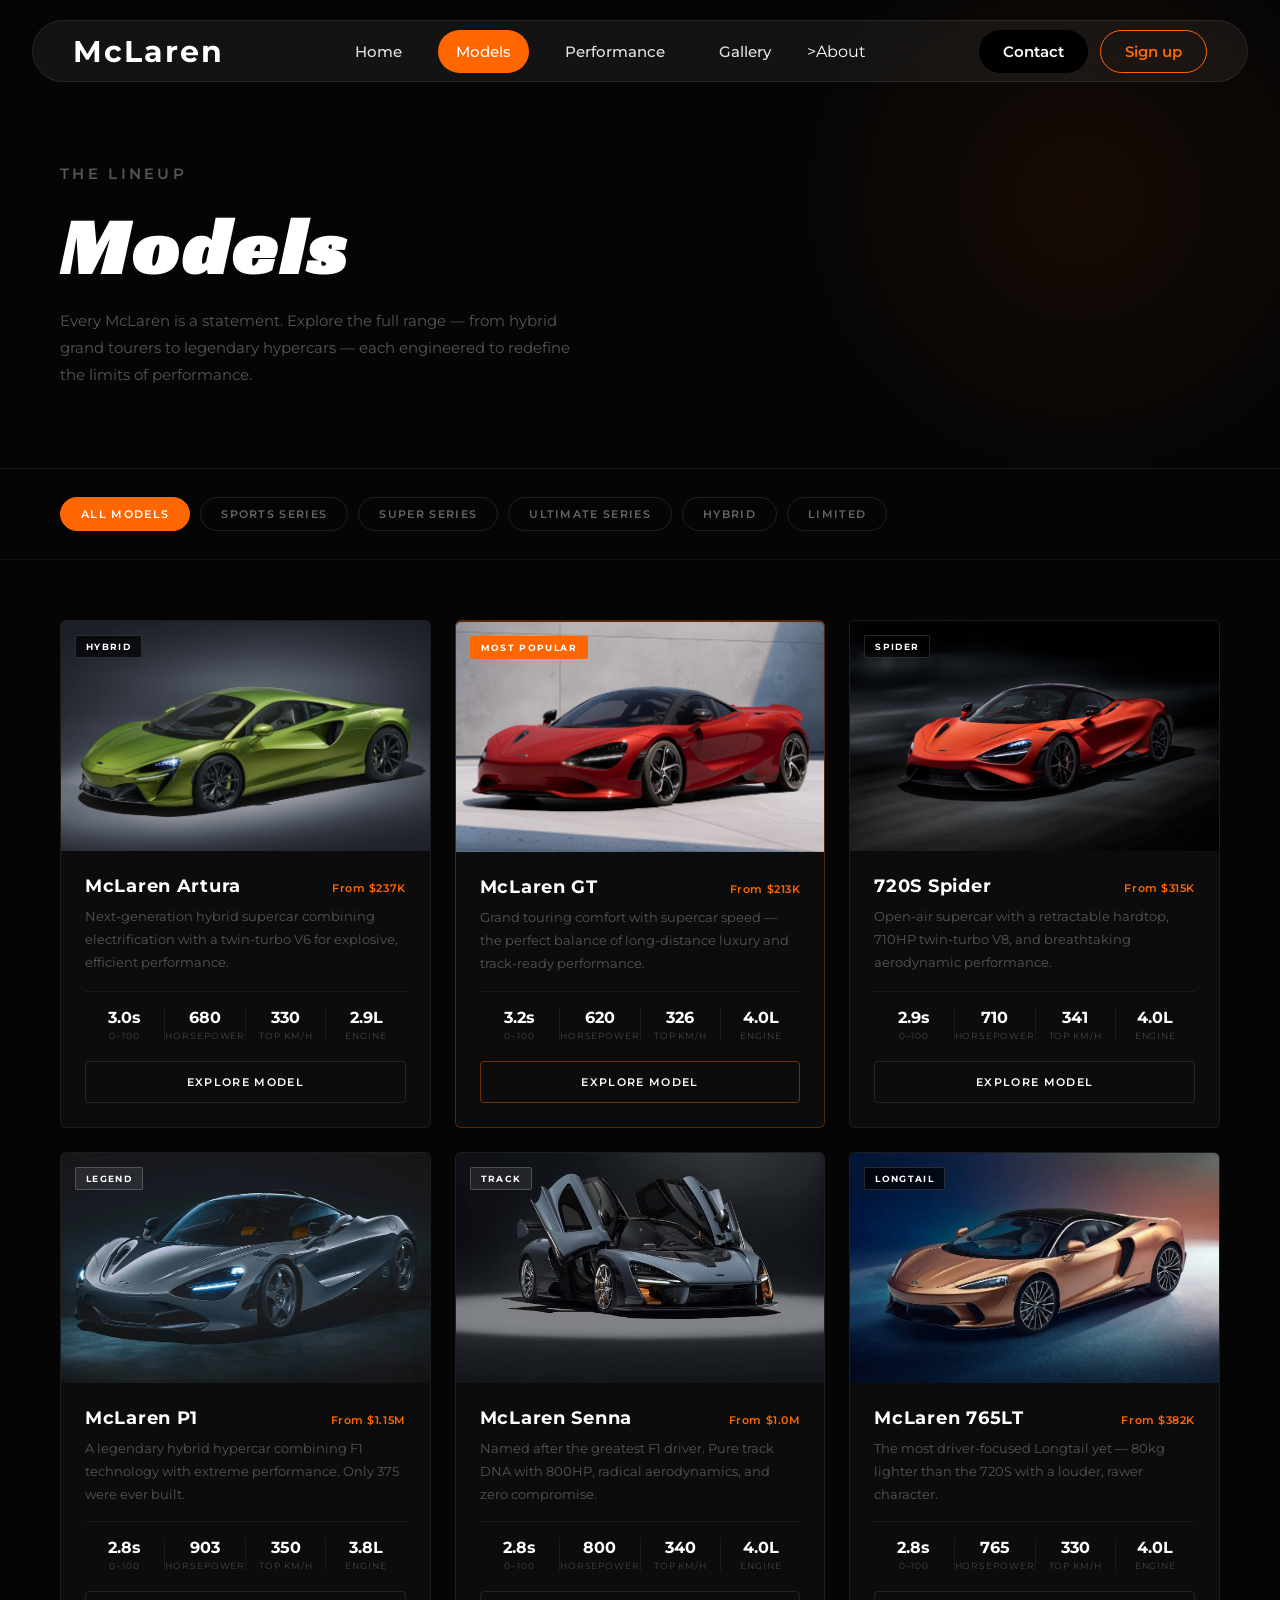
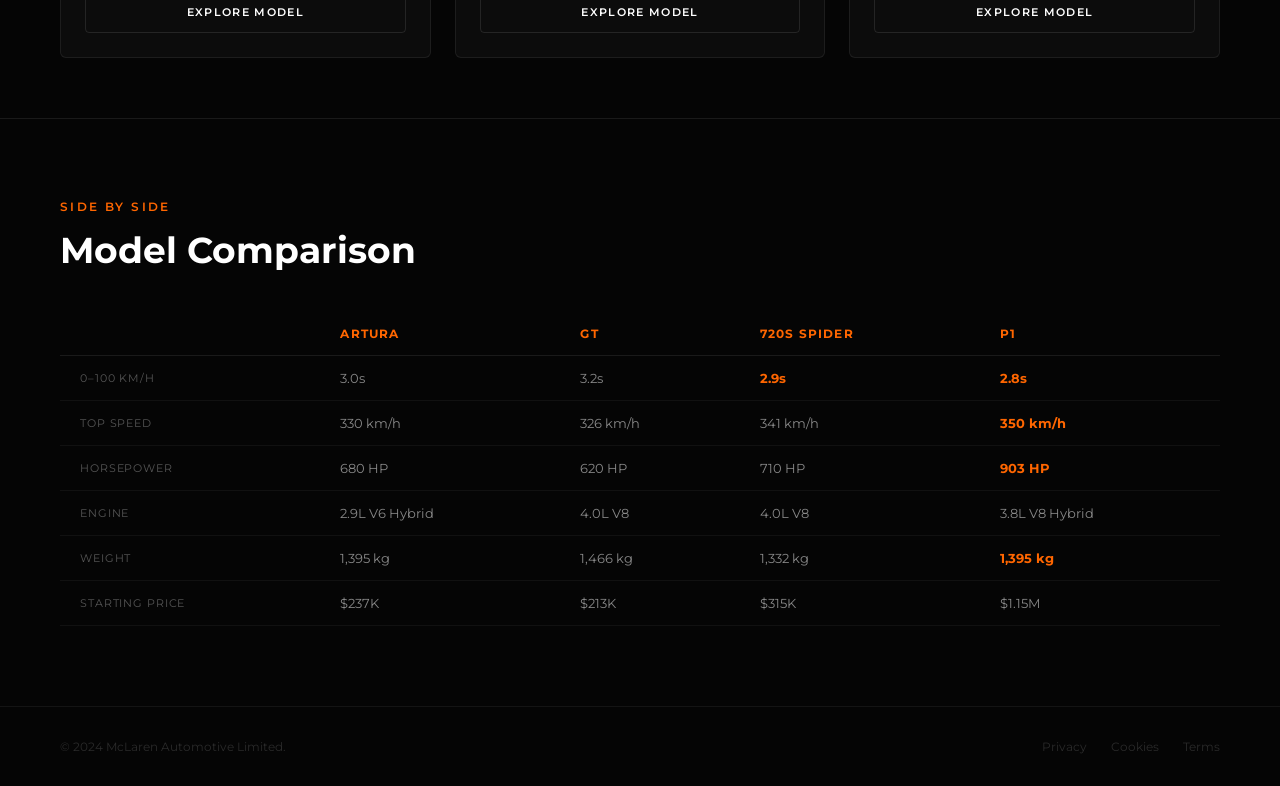
<file: html/models.html>
<!doctype html>
<html lang="en">
  <head>
    <meta charset="UTF-8" />
    <meta name="viewport" content="width=device-width, initial-scale=1.0" />
    <title>McLaren — Models</title>

    <link rel="icon" href="../cars/icon.png" />
    <link
      href="https://fonts.googleapis.com/css2?family=Montserrat:wght@400;500;600;700&display=swap"
      rel="stylesheet"
    />
    <link
      href="https://fonts.googleapis.com/css?family=Racing+Sans+One:regular"
      rel="stylesheet"
    />

    <link rel="stylesheet" href="../Styling/MclarenStyle.css" />
    <link rel="stylesheet" href="../Styling/model.css" />
  </head>
  <body>
    <!-- NAVBAR -->
    <header class="navbar">
      <div class="logo">McLaren</div>
      <nav class="menu">
        <ul>
          <li>
            <a href="../index.html" class="nav-link" >Home</a>
          </li>
          <li>
            <a
              href="../html/models.html"
              class="nav-link active"
              
              >Models</a
            >
          </li>
          <li>
            <a href="../html/performance.html" class="nav-link"
              >Performance</a
            >
          </li>
          <li>
            <a href="../html/gallery.html" class="nav-link"
              >Gallery</a
            >
          </li>
          <li>
              >About</a
            >
          </li>
        </ul>
      </nav>
      <!-- CONTACT BUTTON -->
      <div class="nav-buttons">
        <a href="../html/contact.html" class="contact-btn" 
          >Contact</a
        >
        <a href="../html/singUp.html" class="sign-up-btn" 
          >Sign up</a
        >
      </div>
      <input type="checkbox" id="menu-toggle" class="menu-toggle" />
      <label for="menu-toggle" class="mobile-menu">☰</label>
    </header>

    <!-- PAGE HERO -->
    <section class="page-hero">
      <p class="page-hero-eyebrow">The Lineup</p>
      <h1>Models</h1>
      <p>
        Every McLaren is a statement. Explore the full range — from hybrid grand
        tourers to legendary hypercars — each engineered to redefine the limits
        of performance.
      </p>
    </section>

    <!-- FILTER BAR -->
    <div class="filter-bar">
      <button class="filter-btn active">All Models</button>
      <button class="filter-btn">Sports Series</button>
      <button class="filter-btn">Super Series</button>
      <button class="filter-btn">Ultimate Series</button>
      <button class="filter-btn">Hybrid</button>
      <button class="filter-btn">Limited</button>
    </div>

    <!-- MODELS GRID -->
    <section class="models-grid">
      <div class="model-card">
        <div class="card-img-wrap">
          <img src="../cars/mclaren-2.jpg" alt="McLaren Artura" />
          <div class="card-overlay">
            <div class="card-specs">
              <div class="cs"><span>3.0s</span><small>0–100</small></div>
              <div class="cs-sep"></div>
              <div class="cs"><span>680HP</span><small>Power</small></div>
              <div class="cs-sep"></div>
              <div class="cs"><span>330</span><small>km/h</small></div>
            </div>
          </div>
          <div class="card-tag">Hybrid</div>
        </div>
        <div class="card-body">
          <div class="card-top">
            <h3>McLaren Artura</h3>
            <span class="card-price">From $237K</span>
          </div>
          <p class="card-desc">
            Next-generation hybrid supercar combining electrification with a
            twin-turbo V6 for explosive, efficient performance.
          </p>
          <div class="card-spec-strip">
            <div class="spec-item">
              <div class="spec-val">3.0s</div>
              <div class="spec-lbl">0–100</div>
            </div>
            <div class="spec-item">
              <div class="spec-val">680</div>
              <div class="spec-lbl">Horsepower</div>
            </div>
            <div class="spec-item">
              <div class="spec-val">330</div>
              <div class="spec-lbl">Top km/h</div>
            </div>
            <div class="spec-item">
              <div class="spec-val">2.9L</div>
              <div class="spec-lbl">Engine</div>
            </div>
          </div>
          <button class="card-btn">Explore Model</button>
        </div>
      </div>

      <div class="model-card model-card--featured">
        <div class="card-img-wrap">
          <img src="../cars/mclaren-3.jpeg" alt="McLaren GT" />
          <div class="card-overlay">
            <div class="card-specs">
              <div class="cs"><span>3.2s</span><small>0–100</small></div>
              <div class="cs-sep"></div>
              <div class="cs"><span>620HP</span><small>Power</small></div>
              <div class="cs-sep"></div>
              <div class="cs"><span>326</span><small>km/h</small></div>
            </div>
          </div>
          <div class="card-tag card-tag--orange">Most Popular</div>
        </div>
        <div class="card-body">
          <div class="card-top">
            <h3>McLaren GT</h3>
            <span class="card-price">From $213K</span>
          </div>
          <p class="card-desc">
            Grand touring comfort with supercar speed — the perfect balance of
            long-distance luxury and track-ready performance.
          </p>
          <div class="card-spec-strip">
            <div class="spec-item">
              <div class="spec-val">3.2s</div>
              <div class="spec-lbl">0–100</div>
            </div>
            <div class="spec-item">
              <div class="spec-val">620</div>
              <div class="spec-lbl">Horsepower</div>
            </div>
            <div class="spec-item">
              <div class="spec-val">326</div>
              <div class="spec-lbl">Top km/h</div>
            </div>
            <div class="spec-item">
              <div class="spec-val">4.0L</div>
              <div class="spec-lbl">Engine</div>
            </div>
          </div>
          <button class="card-btn">Explore Model</button>
        </div>
      </div>

      <div class="model-card">
        <div class="card-img-wrap">
          <img src="../cars/mclaren-4.jpeg" alt="McLaren 720S Spider" />
          <div class="card-overlay">
            <div class="card-specs">
              <div class="cs"><span>2.9s</span><small>0–100</small></div>
              <div class="cs-sep"></div>
              <div class="cs"><span>710HP</span><small>Power</small></div>
              <div class="cs-sep"></div>
              <div class="cs"><span>341</span><small>km/h</small></div>
            </div>
          </div>
          <div class="card-tag">Spider</div>
        </div>
        <div class="card-body">
          <div class="card-top">
            <h3>720S Spider</h3>
            <span class="card-price">From $315K</span>
          </div>
          <p class="card-desc">
            Open-air supercar with a retractable hardtop, 710HP twin-turbo V8,
            and breathtaking aerodynamic performance.
          </p>
          <div class="card-spec-strip">
            <div class="spec-item">
              <div class="spec-val">2.9s</div>
              <div class="spec-lbl">0–100</div>
            </div>
            <div class="spec-item">
              <div class="spec-val">710</div>
              <div class="spec-lbl">Horsepower</div>
            </div>
            <div class="spec-item">
              <div class="spec-val">341</div>
              <div class="spec-lbl">Top km/h</div>
            </div>
            <div class="spec-item">
              <div class="spec-val">4.0L</div>
              <div class="spec-lbl">Engine</div>
            </div>
          </div>
          <button class="card-btn">Explore Model</button>
        </div>
      </div>

      <div class="model-card">
        <div class="card-img-wrap">
          <img src="../cars/mclaren-5.jpeg" alt="McLaren P1" />
          <div class="card-overlay">
            <div class="card-specs">
              <div class="cs"><span>2.8s</span><small>0–100</small></div>
              <div class="cs-sep"></div>
              <div class="cs"><span>903HP</span><small>Power</small></div>
              <div class="cs-sep"></div>
              <div class="cs"><span>350</span><small>km/h</small></div>
            </div>
          </div>
          <div
            class="card-tag"
            style="
              background: rgba(255, 255, 255, 0.08);
              border-color: rgba(255, 255, 255, 0.2);
            "
          >
            Legend
          </div>
        </div>
        <div class="card-body">
          <div class="card-top">
            <h3>McLaren P1</h3>
            <span class="card-price">From $1.15M</span>
          </div>
          <p class="card-desc">
            A legendary hybrid hypercar combining F1 technology with extreme
            performance. Only 375 were ever built.
          </p>
          <div class="card-spec-strip">
            <div class="spec-item">
              <div class="spec-val">2.8s</div>
              <div class="spec-lbl">0–100</div>
            </div>
            <div class="spec-item">
              <div class="spec-val">903</div>
              <div class="spec-lbl">Horsepower</div>
            </div>
            <div class="spec-item">
              <div class="spec-val">350</div>
              <div class="spec-lbl">Top km/h</div>
            </div>
            <div class="spec-item">
              <div class="spec-val">3.8L</div>
              <div class="spec-lbl">Engine</div>
            </div>
          </div>
          <button class="card-btn">Explore Model</button>
        </div>
      </div>

      <div class="model-card">
        <div class="card-img-wrap">
          <img src="../cars/mclaren-7.jpg" alt="McLaren Senna" />
          <div class="card-overlay">
            <div class="card-specs">
              <div class="cs"><span>2.8s</span><small>0–100</small></div>
              <div class="cs-sep"></div>
              <div class="cs"><span>800HP</span><small>Power</small></div>
              <div class="cs-sep"></div>
              <div class="cs"><span>340</span><small>km/h</small></div>
            </div>
          </div>
          <div
            class="card-tag"
            style="
              background: rgba(255, 255, 255, 0.08);
              border-color: rgba(255, 255, 255, 0.2);
            "
          >
            Track
          </div>
        </div>
        <div class="card-body">
          <div class="card-top">
            <h3>McLaren Senna</h3>
            <span class="card-price">From $1.0M</span>
          </div>
          <p class="card-desc">
            Named after the greatest F1 driver. Pure track DNA with 800HP,
            radical aerodynamics, and zero compromise.
          </p>
          <div class="card-spec-strip">
            <div class="spec-item">
              <div class="spec-val">2.8s</div>
              <div class="spec-lbl">0–100</div>
            </div>
            <div class="spec-item">
              <div class="spec-val">800</div>
              <div class="spec-lbl">Horsepower</div>
            </div>
            <div class="spec-item">
              <div class="spec-val">340</div>
              <div class="spec-lbl">Top km/h</div>
            </div>
            <div class="spec-item">
              <div class="spec-val">4.0L</div>
              <div class="spec-lbl">Engine</div>
            </div>
          </div>
          <button class="card-btn">Explore Model</button>
        </div>
      </div>

      <div class="model-card">
        <div class="card-img-wrap">
          <img src="../cars/mclaren-6.jpg" alt="McLaren 765LT" />
          <div class="card-overlay">
            <div class="card-specs">
              <div class="cs"><span>2.8s</span><small>0–100</small></div>
              <div class="cs-sep"></div>
              <div class="cs"><span>765HP</span><small>Power</small></div>
              <div class="cs-sep"></div>
              <div class="cs"><span>330</span><small>km/h</small></div>
            </div>
          </div>
          <div class="card-tag">Longtail</div>
        </div>
        <div class="card-body">
          <div class="card-top">
            <h3>McLaren 765LT</h3>
            <span class="card-price">From $382K</span>
          </div>
          <p class="card-desc">
            The most driver-focused Longtail yet — 80kg lighter than the 720S
            with a louder, rawer character.
          </p>
          <div class="card-spec-strip">
            <div class="spec-item">
              <div class="spec-val">2.8s</div>
              <div class="spec-lbl">0–100</div>
            </div>
            <div class="spec-item">
              <div class="spec-val">765</div>
              <div class="spec-lbl">Horsepower</div>
            </div>
            <div class="spec-item">
              <div class="spec-val">330</div>
              <div class="spec-lbl">Top km/h</div>
            </div>
            <div class="spec-item">
              <div class="spec-val">4.0L</div>
              <div class="spec-lbl">Engine</div>
            </div>
          </div>
          <button class="card-btn">Explore Model</button>
        </div>
      </div>
    </section>

    <!-- COMPARISON TABLE -->
    <section class="compare-section">
      <div class="compare-intro">
        <h3>Side by Side</h3>
        <h2>Model Comparison</h2>
      </div>
      <table class="compare-table">
        <t head>
          <tr>
            <th></th>
            <th>Artura</th>
            <th>GT</th>
            <th>720S Spider</th>
            <th>P1</th>
          </tr>
        </t>
        <tbody>
          <tr>
            <td>0–100 km/h</td>
            <td>3.0s</td>
            <td>3.2s</td>
            <td class="highlight">2.9s</td>
            <td class="highlight">2.8s</td>
          </tr>
          <tr>
            <td>Top Speed</td>
            <td>330 km/h</td>
            <td>326 km/h</td>
            <td>341 km/h</td>
            <td class="highlight">350 km/h</td>
          </tr>
          <tr>
            <td>Horsepower</td>
            <td>680 HP</td>
            <td>620 HP</td>
            <td>710 HP</td>
            <td class="highlight">903 HP</td>
          </tr>
          <tr>
            <td>Engine</td>
            <td>2.9L V6 Hybrid</td>
            <td>4.0L V8</td>
            <td>4.0L V8</td>
            <td>3.8L V8 Hybrid</td>
          </tr>
          <tr>
            <td>Weight</td>
            <td>1,395 kg</td>
            <td>1,466 kg</td>
            <td>1,332 kg</td>
            <td class="highlight">1,395 kg</td>
          </tr>
          <tr>
            <td>Starting Price</td>
            <td>$237K</td>
            <td>$213K</td>
            <td>$315K</td>
            <td>$1.15M</td>
          </tr>
        </tbody>
      </table>
    </section>

    <!-- FOOTER MINI -->
    <footer class="footer-mini">
      <span>© 2024 McLaren Automotive Limited.</span>
      <div class="footer-mini-links">
        <a href="#">Privacy</a>
        <a href="#">Cookies</a>
        <a href="#">Terms</a>
      </div>
    </footer>
  </body>
</html>
</file>
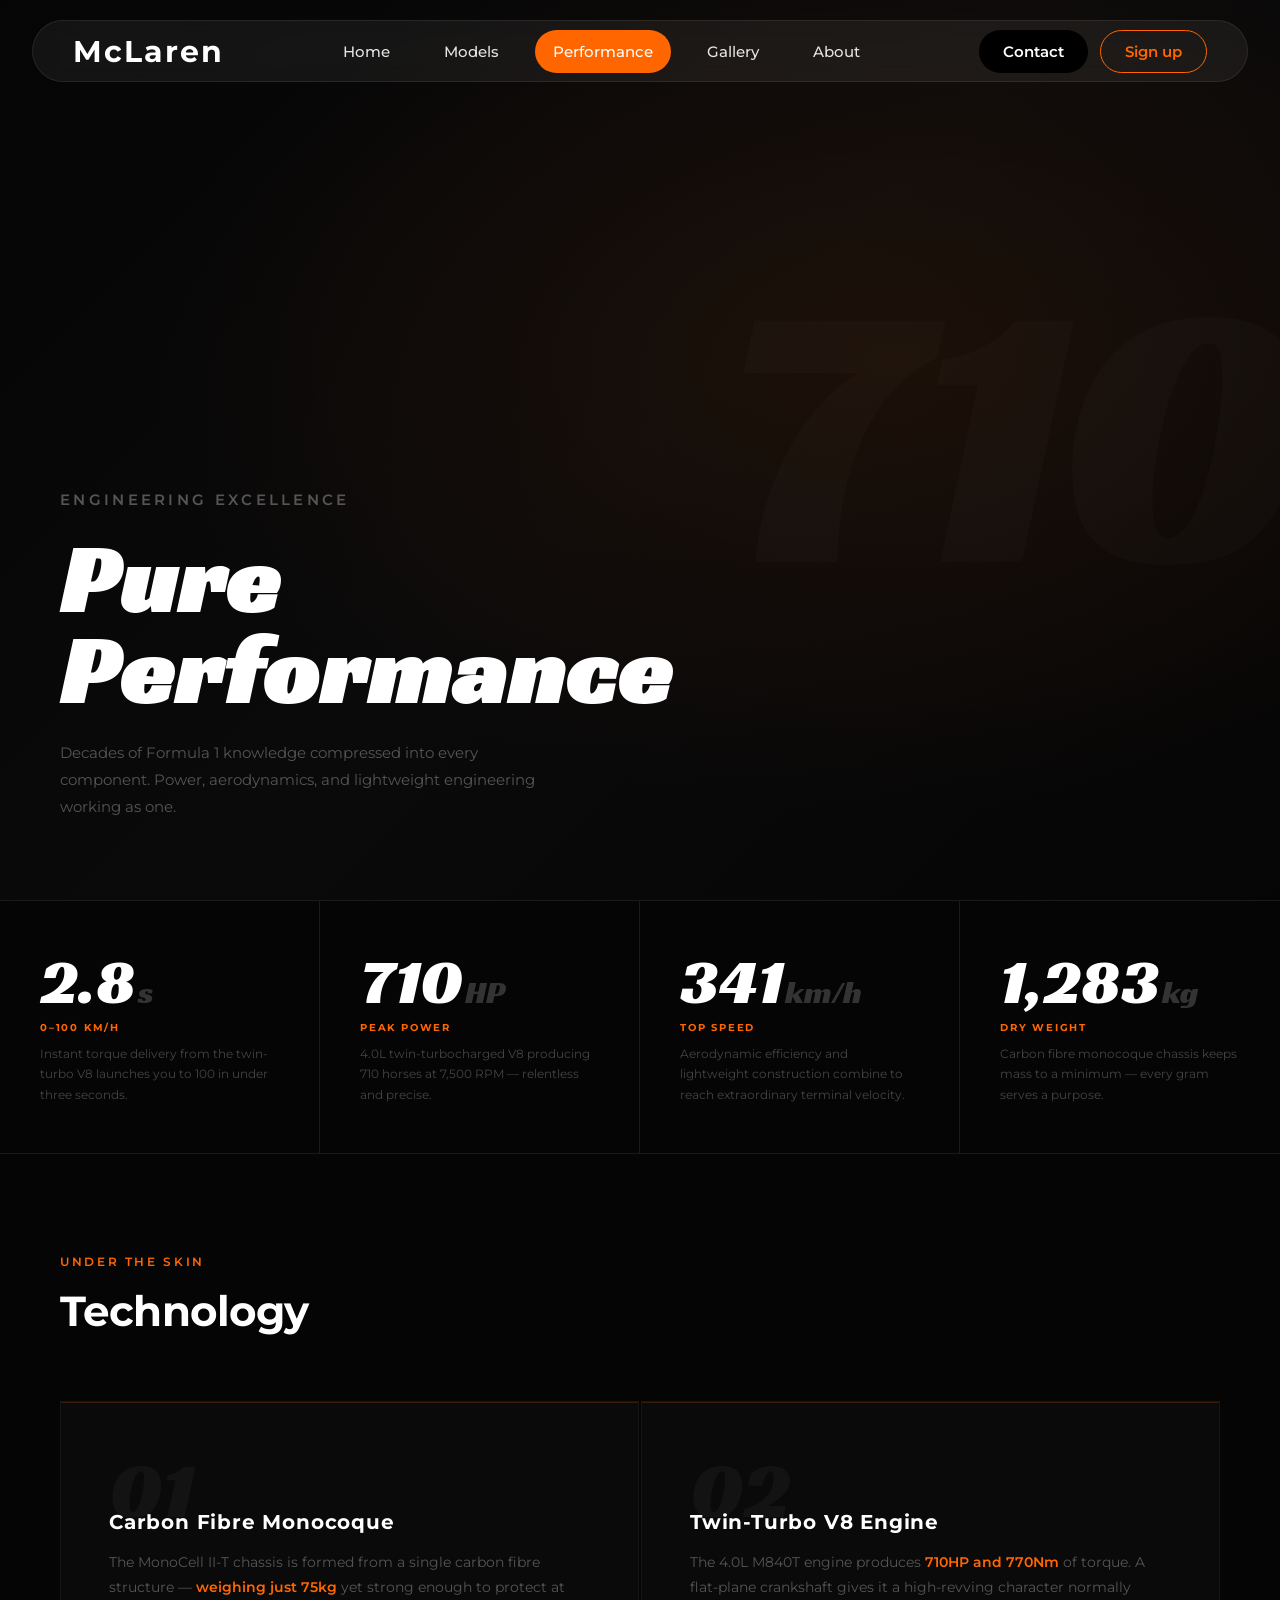
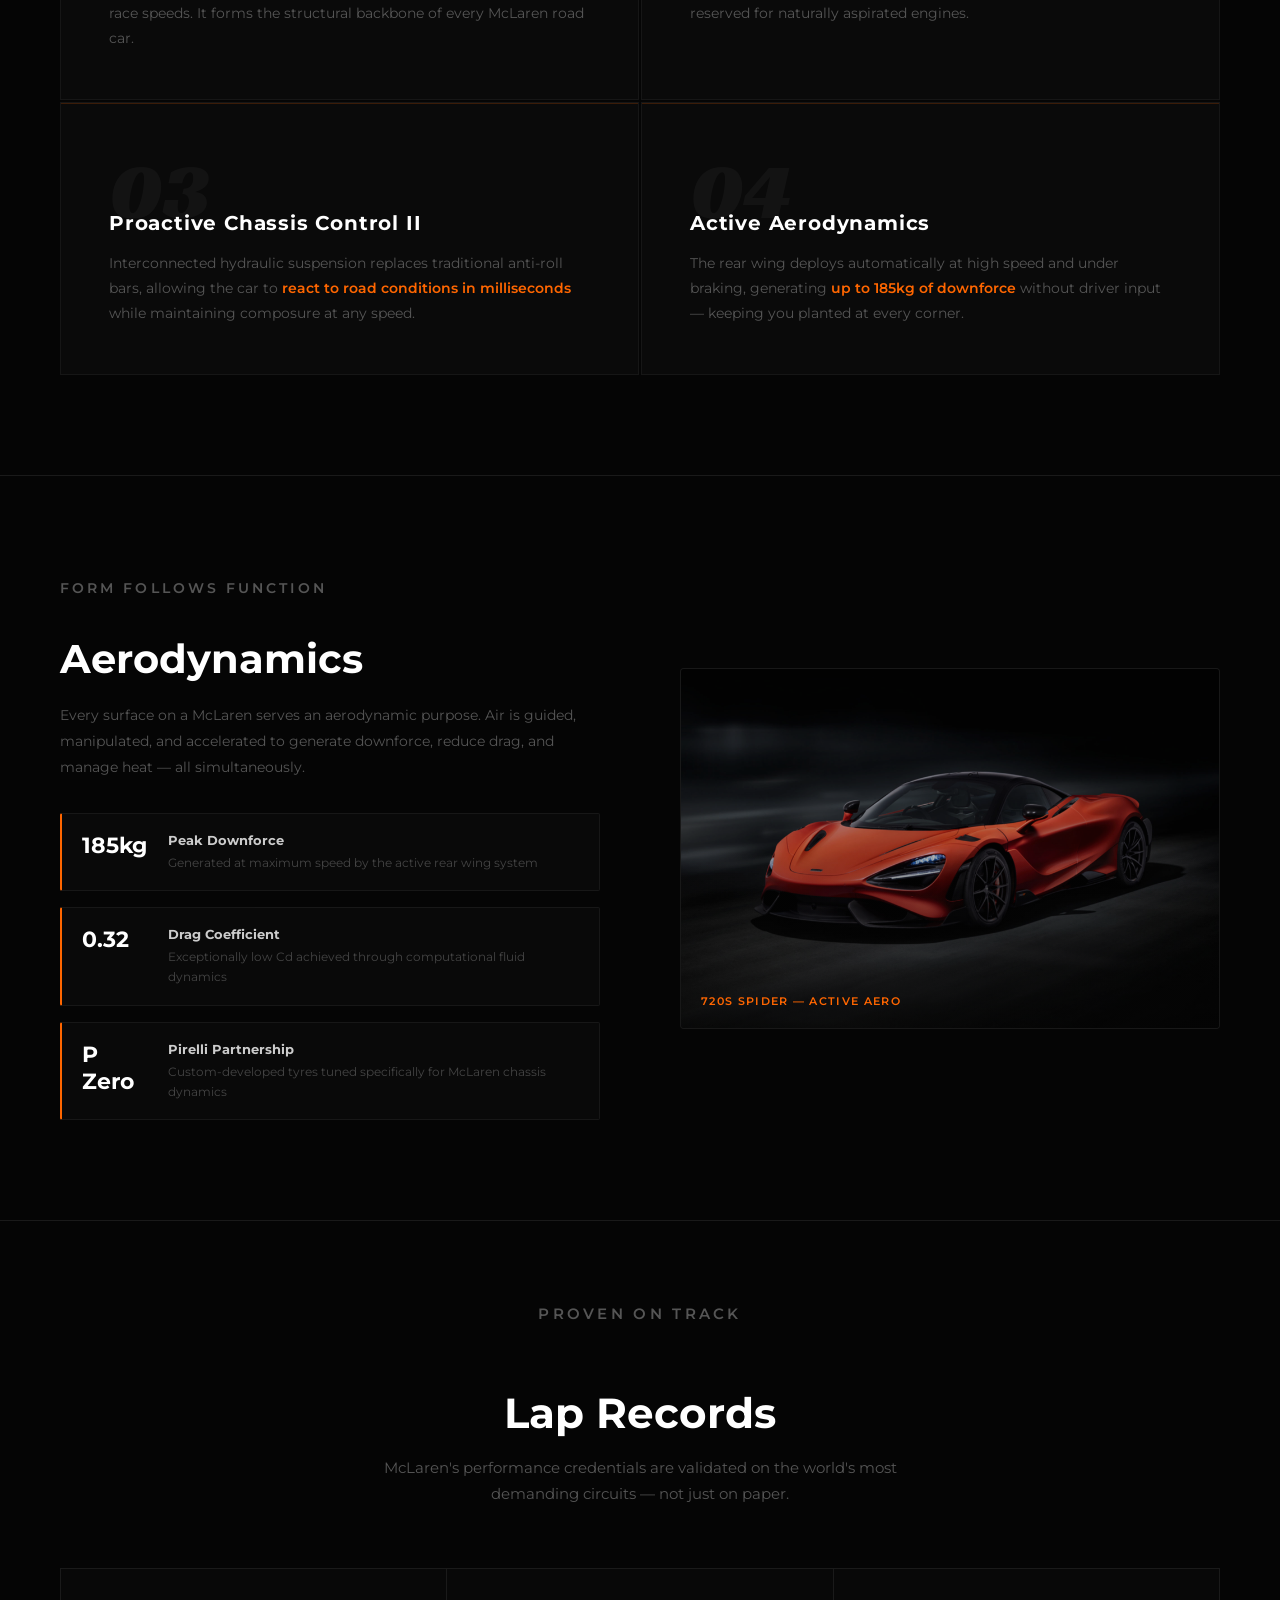
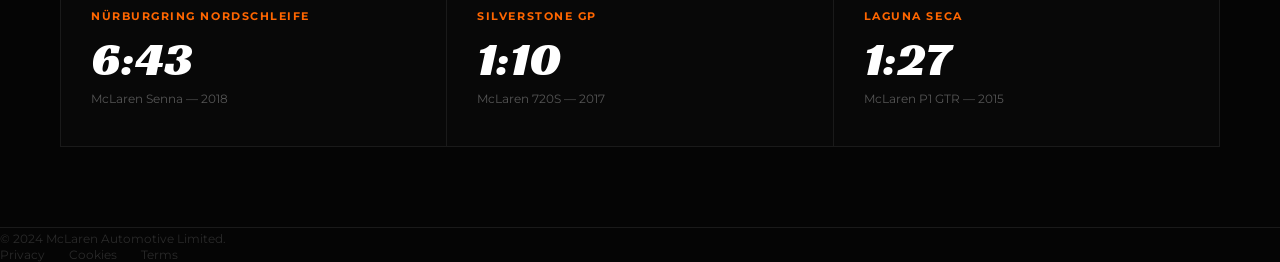
<file: html/performance.html>
<!doctype html>
<html lang="en">
  <head>
    <meta charset="UTF-8" />
    <meta name="viewport" content="width=device-width, initial-scale=1.0" />
    <title>McLaren — Performance</title>

    <link rel="icon" href="../cars/icon.png" />

    <link
      href="https://fonts.googleapis.com/css2?family=Montserrat:wght@400;500;600;700&display=swap"
      rel="stylesheet"
    />
    <link
      href="https://fonts.googleapis.com/css?family=Racing+Sans+One:regular"
      rel="stylesheet"
    />

    <link rel="stylesheet" href="../Styling/MclarenStyle.css" />

    <link rel="stylesheet" href="../Styling/performance.css" />
  </head>
  <body>
    <!-- NAVBAR -->
    <header class="navbar">
      <div class="logo">McLaren</div>
      <nav class="menu">
        <ul>
          <li>
            <a href="../index.html" class="nav-link">Home</a>
          </li>
          <li>
            <a href="../html/models.html" class="nav-link">Models</a>
          </li>
          <li>
            <a
              href="../html/performance.html"
              class="nav-link active"
              target="_blank"
              >Performance</a
            >
          </li>
          <li>
            <a href="../html/gallery.html" class="nav-link">Gallery</a>
          </li>
          <li>
            <a href="../html/about.html" class="nav-link">About</a>
          </li>
        </ul>
      </nav>
      <!-- CONTACT BUTTON -->
      <div class="nav-buttons">
        <a href="../html/contact.html" class="contact-btn">Contact</a>
        <a href="../html/singUp.html" class="sign-up-btn">Sign up</a>
      </div>
      <input type="checkbox" id="menu-toggle" class="menu-toggle" />
      <label for="menu-toggle" class="mobile-menu">☰</label>
    </header>

    <!-- HERO -->
    <section class="perf-hero">
      <div class="perf-hero-bg"></div>
      <div class="perf-hero-number">710</div>
      <div class="perf-hero-content">
        <p class="perf-hero-eyebrow">Engineering Excellence</p>
        <h1>Pure<br />Performance</h1>
        <p>
          Decades of Formula 1 knowledge compressed into every component. Power,
          aerodynamics, and lightweight engineering working as one.
        </p>
      </div>
    </section>

    <!-- BIG STATS -->
    <div class="big-stats">
      <div class="big-stat">
        <div class="stat-num">2.8<span class="stat-unit-inline">s</span></div>
        <div class="stat-label-big">0–100 km/h</div>
        <p class="stat-desc-big">
          Instant torque delivery from the twin-turbo V8 launches you to 100 in
          under three seconds.
        </p>
      </div>
      <div class="big-stat">
        <div class="stat-num">710<span class="stat-unit-inline">HP</span></div>
        <div class="stat-label-big">Peak Power</div>
        <p class="stat-desc-big">
          4.0L twin-turbocharged V8 producing 710 horses at 7,500 RPM —
          relentless and precise.
        </p>
      </div>
      <div class="big-stat">
        <div class="stat-num">
          341<span class="stat-unit-inline">km/h</span>
        </div>
        <div class="stat-label-big">Top Speed</div>
        <p class="stat-desc-big">
          Aerodynamic efficiency and lightweight construction combine to reach
          extraordinary terminal velocity.
        </p>
      </div>
      <div class="big-stat">
        <div class="stat-num">
          1,283<span class="stat-unit-inline">kg</span>
        </div>
        <div class="stat-label-big">Dry Weight</div>
        <p class="stat-desc-big">
          Carbon fibre monocoque chassis keeps mass to a minimum — every gram
          serves a purpose.
        </p>
      </div>
    </div>

    <!-- TECHNOLOGY -->
    <section class="tech-section">
      <div class="tech-intro">
        <p class="tech-intro-eyebrow">Under the Skin</p>
        <h2>Technology</h2>
      </div>
      <div class="tech-grid">
        <div class="tech-block">
          <div class="tech-num">01</div>
          <h3>Carbon Fibre Monocoque</h3>
          <p>
            The MonoCell II-T chassis is formed from a single carbon fibre
            structure —
            <span class="tech-highlight">weighing just 75kg</span> yet strong
            enough to protect at race speeds. It forms the structural backbone
            of every McLaren road car.
          </p>
        </div>
        <div class="tech-block">
          <div class="tech-num">02</div>
          <h3>Twin-Turbo V8 Engine</h3>
          <p>
            The 4.0L M840T engine produces
            <span class="tech-highlight">710HP and 770Nm</span> of torque. A
            flat-plane crankshaft gives it a high-revving character normally
            reserved for naturally aspirated engines.
          </p>
        </div>
        <div class="tech-block">
          <div class="tech-num">03</div>
          <h3>Proactive Chassis Control II</h3>
          <p>
            Interconnected hydraulic suspension replaces traditional anti-roll
            bars, allowing the car to
            <span class="tech-highlight"
              >react to road conditions in milliseconds</span
            >
            while maintaining composure at any speed.
          </p>
        </div>
        <div class="tech-block">
          <div class="tech-num">04</div>
          <h3>Active Aerodynamics</h3>
          <p>
            The rear wing deploys automatically at high speed and under braking,
            generating
            <span class="tech-highlight">up to 185kg of downforce</span> without
            driver input — keeping you planted at every corner.
          </p>
        </div>
      </div>
    </section>

    <!-- AERODYNAMICS -->
    <section class="aero-section">
      <div class="aero-text">
        <p class="aero-text-eyebrow">Form Follows Function</p>
        <h2>Aerodynamics</h2>
        <p>
          Every surface on a McLaren serves an aerodynamic purpose. Air is
          guided, manipulated, and accelerated to generate downforce, reduce
          drag, and manage heat — all simultaneously.
        </p>
        <div class="aero-facts">
          <div class="aero-fact">
            <div class="aero-fact-num">185kg</div>
            <div class="aero-fact-info">
              <strong>Peak Downforce</strong>
              <span
                >Generated at maximum speed by the active rear wing system</span
              >
            </div>
          </div>
          <div class="aero-fact">
            <div class="aero-fact-num">0.32</div>
            <div class="aero-fact-info">
              <strong>Drag Coefficient</strong>
              <span
                >Exceptionally low Cd achieved through computational fluid
                dynamics</span
              >
            </div>
          </div>
          <div class="aero-fact">
            <div class="aero-fact-num">P Zero</div>
            <div class="aero-fact-info">
              <strong>Pirelli Partnership</strong>
              <span
                >Custom-developed tyres tuned specifically for McLaren chassis
                dynamics</span
              >
            </div>
          </div>
        </div>
      </div>
      <div class="aero-visual">
        <img src="../cars/mclaren-4.jpeg" alt="McLaren aerodynamics" />
        <div class="aero-visual-overlay"></div>
        <span class="aero-visual-label">720S Spider — Active Aero</span>
      </div>
    </section>

    <!-- TRACK RECORDS -->
    <section class="track-section">
      <p class="track-eyebrow">Proven on Track</p>
      <h2>Lap Records</h2>
      <p>
        McLaren's performance credentials are validated on the world's most
        demanding circuits — not just on paper.
      </p>
      <div class="track-records">
        <div class="track-record">
          <div class="track-name">Nürburgring Nordschleife</div>
          <div class="track-time">6:43</div>
          <div class="track-car">McLaren Senna — 2018</div>
        </div>
        <div class="track-record">
          <div class="track-name">Silverstone GP</div>
          <div class="track-time">1:10</div>
          <div class="track-car">McLaren 720S — 2017</div>
        </div>
        <div class="track-record">
          <div class="track-name">Laguna Seca</div>
          <div class="track-time">1:27</div>
          <div class="track-car">McLaren P1 GTR — 2015</div>
        </div>
      </div>
    </section>

    <!-- FOOTER MINI -->
    <footer class="footer-mini">
      <span>© 2024 McLaren Automotive Limited.</span>
      <div class="footer-mini-links">
        <a href="#">Privacy</a>
        <a href="#">Cookies</a>
        <a href="#">Terms</a>
      </div>
    </footer>
  </body>
</html>
</file>
<file: Styling/MclarenStyle.css>
* {
  margin: 0;
  padding: 0;
  box-sizing: border-box;
}

/* BODY */

body {
  font-family: "Montserrat", sans-serif;
  background: linear-gradient(to bottom, #050505, #0d0d0d);
  overflow-x: hidden;
  color: white;
  margin: 0 auto;
}

/* NAVBAR */

.navbar {
  width: 95%;
  height: 62px;
  margin: 20px auto;
  display: flex;
  justify-content: space-between;
  align-items: center;
  padding: 0 40px;
  border-radius: 60px;
  background: rgba(255, 255, 255, 0.06);
  backdrop-filter: blur(10px);
  border: 1px solid rgba(255, 255, 255, 0.08);
  position: fixed;
  top: 0;
  left: 0;
  right: 0;
  z-index: 1000;
}

/* LOGO */

.logo {
  color: white;
  font-size: 30px;
  font-weight: 700;
  letter-spacing: 2px;
  cursor: pointer;
}

/* MENU */

.menu ul {
  display: flex;
  align-items: center;
  gap: 18px;
  list-style: none;
}

/* NAV LINKS */

.menu a {
  text-decoration: none;
  color: #e5e5e5;
  font-size: 15px;
  font-weight: 500;
  padding: 12px 18px;
  border-radius: 30px;
  transition:
    background-color 0.3s ease,
    color 0.3s ease;
}

.menu a:hover {
  background-color: #ff6600;
  color: white;
}

.menu a.active {
  background-color: #ff6600;
  color: white;
}

/* NAV BUTTONS WRAPPER (Contact + Sign up) */

.nav-buttons {
  display: flex;
  align-items: center;
  gap: 12px;
}

/* CONTACT BUTTON */

.contact-btn {
  text-decoration: none;
  color: white;
  background-color: black;
  padding: 12px 24px;
  border-radius: 30px;
  font-size: 15px;
  font-weight: 600;
  transition: background-color 0.3s ease;
}

.contact-btn:hover {
  background-color: #ff6600;
  color: white;
}

/* SIGN UP BUTTON */

.sign-up-btn {
  text-decoration: none;
  color: #ff6600;
  background-color: transparent;
  border: 1px solid #ff6600;
  padding: 11px 24px;
  border-radius: 30px;
  font-size: 15px;
  font-weight: 600;
  transition:
    background-color 0.3s ease,
    color 0.3s ease;
}

.sign-up-btn:hover {
  background-color: #ff6600;
  color: white;
}

/* MOBILE MENU TOGGLE — checkbox hack */

.menu-toggle {
  display: none; /* hides the actual checkbox input */
}

.mobile-menu {
  display: none; /* hidden on desktop; shown again in the 900px query */
  color: white;
  font-size: 30px;
  cursor: pointer;
}

/* HERO SECTION */

.hero {
  height: 100vh;
  display: flex;
  align-items: center;
  padding-left: 100px;
  position: relative;
  overflow: hidden;
}

.bg-img {
  position: absolute;
  top: 0;
  left: 0;
  width: 100%;
  height: 100%;
  object-fit: cover;
  z-index: -2;
}

.hero::before {
  content: "";
  position: absolute;
  inset: 0;
  background: rgba(0, 0, 0, 0.72);
  z-index: -1;
}

.hero-content {
  max-width: 700px;
  margin-top: 250px;
}

.hero-content h3 {
  color: #ff6600;
  font-size: 50px;
  letter-spacing: 4px;
  margin-bottom: 15px;
  text-transform: uppercase;
}

.hero-content h1 {
  font-family: "Racing Sans One", sans-serif;
  font-size: 110px;
  font-weight: 700;
  line-height: 1.1;
  letter-spacing: 8px;
  margin-bottom: 20px;
}

.hero-content p {
  width: 500px;
  line-height: 1.8;
  color: #cfcfcf;
  font-size: 16px;
  margin-bottom: 40px;
}

/* HERO BUTTONS */

.button {
  display: flex;
  align-items: center;
  gap: 24px;
}

.button a {
  text-decoration: none;
  color: white;
  background-color: transparent;
  border: 1px solid rgba(255, 255, 255, 0.1);
  border-radius: 6px;
  padding: 14px 28px;
  font-weight: 600;
  transition:
    background 0.3s ease,
    border-color 0.3s ease,
    color 0.3s ease;
  display: inline-flex;
  align-items: center;
  justify-content: center;
  white-space: nowrap;
}

.button a:hover {
  background-color: #ff6600;
}

/* HERO BOTTOM */

.hero-bottom {
  display: flex;
  align-items: center;
  gap: 48px;
  margin-bottom: 100px;
  flex-wrap: wrap;
}

/* HERO STATISTICS */

.hero-statistic {
  display: flex;
  align-items: center;
  gap: 0;
}

.stat {
  position: relative;
  width: 160px;
  height: 100px;
  border: 1px solid rgba(255, 255, 255, 0.1);
  background: rgba(255, 255, 255, 0.03);
  border-top: 1px solid rgba(255, 100, 0, 0.25);
  padding: 12px 8px;
  border-radius: 4px;
  text-align: center;
  transition:
    background 0.3s ease,
    border-color 0.3s ease;
  overflow: hidden;
}

.stat::after {
  content: "";
  position: absolute;
  bottom: 0;
  left: 50%;
  width: 0;
  height: 2px;
  background: #ff6600;
  transition: width 0.8s ease;
}

.stat::before {
  content: "";
  position: absolute;
  bottom: 0;
  right: 50%;
  width: 0;
  height: 2px;
  background: #ff6600;
  transition: width 0.8s ease;
}

.stat:hover {
  background: rgba(255, 255, 255, 0.06);
  border-color: rgba(255, 100, 0, 0.3);
}

.stat:hover::after {
  width: 100%;
}

.stat:hover::before {
  width: 100%;
}

.stat h2 {
  font-size: 28px;
  font-weight: 700;
  margin-bottom: 8px;
  color: white;
}

.stat p {
  width: auto;
  font-size: 14px;
  color: #cfcfcf;
  letter-spacing: 1px;
}

/* FEATURE SECTION */

.feature-section .first-intro {
  text-align: center;
  max-width: 640px;
  margin: 0 auto 56px;
}

.first-intro h3 {
  font-family: "Inter", sans-serif;
  font-size: 20px;
  font-weight: 600;
  letter-spacing: 0.2em;
  text-transform: uppercase;
  color: #ff6600;
  margin: 0 0 30px;
}

.first-intro h2 {
  font-family: "Inter", sans-serif;
  font-size: 40px;
  font-weight: 700;
  color: #ffffff;
  letter-spacing: -0.02em;
  line-height: 1.1;
  margin: 0 0 20px;
}

.first-intro p {
  font-family: "Inter", sans-serif;
  font-size: 15px;
  color: #666;
  line-height: 1.75;
  margin: 0;
}

.feature-section {
  background: #080808;
  padding: 80px 60px;
  border-top: 1px solid #1a1a1a;
  border-bottom: 1px solid #1a1a1a;
}

.feature-container {
  display: grid;
  grid-template-columns: repeat(3, 1fr);
  gap: 24px;
  margin-top: 48px;
}

.feature-card {
  position: relative;
  background: rgba(255, 255, 255, 0.03);
  border: 1px solid rgba(255, 255, 255, 0.07);
  border-top: 1px solid rgba(255, 100, 0, 0.25);
  padding: 40px 32px;
  border-radius: 4px;
  transition:
    background 0.3s ease,
    border-color 0.3s ease;
  overflow: hidden;
}

.feature-card::after {
  content: "";
  position: absolute;
  bottom: 0;
  left: 0;
  width: 0;
  height: 2px;
  background: #ff6600;
  transition: width 0.4s ease;
}

.feature-card:hover {
  background: rgba(255, 255, 255, 0.06);
  border-color: rgba(255, 100, 0, 0.3);
}

.feature-card:hover::after {
  width: 100%;
}

.feature-icon {
  font-size: 24px;
  color: #ff6600;
  margin-bottom: 20px;
  opacity: 0.8;
}

.feature-card h3 {
  font-family: "Montserrat", sans-serif;
  font-size: 18px;
  font-weight: 700;
  letter-spacing: 0.08em;
  text-transform: uppercase;
  color: #ffffff;
  margin-bottom: 16px;
}

.feature-card p {
  font-size: 14px;
  color: #666;
  line-height: 1.8;
}

.main-feature {
  max-width: 800px;
  width: 100%;
  text-align: center;
  margin: 72px auto 0;
  padding: 0 20px;
  border-top: 1px solid #1a1a1a;
  padding-top: 56px;
}

.main-feature h3 {
  font-size: 18px;
  font-weight: 600;
  letter-spacing: 0.2em;
  text-transform: uppercase;
  color: #ff6600;
  margin-bottom: 16px;
}

.main-feature p {
  font-size: 14px;
  color: #555;
  line-height: 1.8;
  letter-spacing: 0.02em;
  margin-top: 0;
}

/* MODELS SECTION */

.models-section {
  background: #080808;
  padding: 60px 60px 80px;
  border-bottom: 1px solid #1a1a1a;
}

.models-container {
  display: grid;
  grid-template-columns: repeat(3, 1fr);
  gap: 20px;
  width: 100%;
  margin: 0;
}

.car-card {
  background: rgba(255, 255, 255, 0.03);
  border: 1px solid rgba(255, 255, 255, 0.07);
  border-radius: 6px;
  overflow: hidden;
  cursor: pointer;
  display: flex;
  flex-direction: column;
  transition:
    transform 0.35s ease,
    box-shadow 0.35s ease,
    background 0.3s ease;
  margin-bottom: 0;
  padding: 0;
  text-align: left;
  backdrop-filter: none;
}

.car-card:hover {
  transform: translateY(-8px);
  background: rgba(255, 255, 255, 0.05);
  box-shadow: 0 24px 48px rgba(0, 0, 0, 0.6);
}

.car-card--featured {
  border-color: rgba(255, 102, 0, 0.3);
  border-top: 2px solid #ff6600;
}

.car-img-wrap {
  position: relative;
  overflow: hidden;
  aspect-ratio: 16 / 10;
}

.car-card img {
  width: 100%;
  height: 100%;
  object-fit: cover;
  border-radius: 0;
  margin-bottom: 0;
  display: block;
  transition: transform 0.5s ease;
}

.car-card:hover img {
  transform: scale(1.06);
}

.car-overlay {
  position: absolute;
  inset: 0;
  background: rgba(0, 0, 0, 0.7);
  display: flex;
  align-items: center;
  justify-content: center;
  opacity: 0;
  transition: opacity 0.35s ease;
}

.car-card:hover .car-overlay {
  opacity: 1;
}

.car-specs-hover {
  display: flex;
  align-items: center;
  gap: 0;
}

.hs {
  display: flex;
  flex-direction: column;
  align-items: center;
  gap: 4px;
  padding: 0 24px;
}

.hs span {
  font-size: 22px;
  font-weight: 700;
  color: #fff;
  letter-spacing: -0.02em;
}

.hs small {
  font-size: 10px;
  font-weight: 600;
  letter-spacing: 0.15em;
  text-transform: uppercase;
  color: #ff6600;
}

.hs-sep {
  width: 1px;
  height: 36px;
  background: rgba(255, 255, 255, 0.15);
  flex-shrink: 0;
}

.car-tag {
  position: absolute;
  top: 14px;
  left: 14px;
  background: rgba(0, 0, 0, 0.7);
  border: 1px solid rgba(255, 255, 255, 0.15);
  color: #fff;
  font-size: 9px;
  font-weight: 700;
  letter-spacing: 0.15em;
  text-transform: uppercase;
  padding: 5px 10px;
  border-radius: 2px;
}

.car-tag--featured {
  background: #ff6600;
  border-color: #ff6600;
}

.car-tag--legend {
  background: rgba(255, 255, 255, 0.08);
  border-color: rgba(255, 255, 255, 0.2);
}

.car-info {
  padding: 24px 24px 0;
  flex: 1;
}

.car-info-top {
  display: flex;
  align-items: baseline;
  justify-content: space-between;
  margin-bottom: 10px;
}

.car-info h3 {
  font-family: "Montserrat", sans-serif;
  font-size: 18px;
  font-weight: 700;
  color: #fff;
  letter-spacing: 0.04em;
  margin-top: 0;
}

.car-price {
  font-size: 11px;
  font-weight: 600;
  color: #ff6600;
  letter-spacing: 0.05em;
  white-space: nowrap;
}

.car-info p {
  font-size: 13px;
  color: #555;
  line-height: 1.75;
  margin-bottom: 0;
}

.btn {
  margin: 20px 24px 24px;
  padding: 13px 18px;
  border: 1px solid rgba(255, 255, 255, 0.1);
  background: transparent;
  color: #fff;
  border-radius: 4px;
  cursor: pointer;
  width: calc(100% - 48px);
  font-family: "Montserrat", sans-serif;
  font-size: 11px;
  font-weight: 600;
  letter-spacing: 0.12em;
  text-transform: uppercase;
  transition:
    background 0.3s ease,
    border-color 0.3s ease,
    color 0.3s ease;
}

.btn:hover {
  background: #ff6600;
  border-color: #ff6600;
  color: #fff;
}

.car-card--featured .btn {
  border-color: rgba(255, 102, 0, 0.4);
}

/* PERFORMANCE SECTION */

.performance-section {
  background: #080808;
  padding: 80px 60px;
  border-top: 1px solid #1a1a1a;
  border-bottom: 1px solid #1a1a1a;
}

.performance-intro {
  text-align: center;
  max-width: 640px;
  margin: 0 auto 56px;
}

.performance-intro h3 {
  font-family: "Inter", sans-serif;
  font-size: 20px;
  font-weight: 600;
  letter-spacing: 0.2em;
  text-transform: uppercase;
  color: #ff6600;
  margin: 0 0 30px;
}

.performance-intro h2 {
  font-family: "Inter", sans-serif;
  font-size: 40px;
  font-weight: 700;
  color: #ffffff;
  letter-spacing: 0.9px;
  line-height: 1.1;
  margin: 0 0 20px;
}

.performance-intro p {
  font-family: "Inter", sans-serif;
  font-size: 15px;
  color: #666;
  line-height: 1.75;
  margin: 0;
}

.performance-video {
  position: relative;
  width: 100%;
  aspect-ratio: 16 / 7;
  overflow: hidden;
}

.performance-video video {
  width: 100%;
  height: 100%;
  object-fit: cover;
  display: block;
}

.video-overlay {
  position: absolute;
  inset: 0;
  background: linear-gradient(to bottom, transparent 50%, #080808 100%);
  pointer-events: none;
}

.performance-stats {
  display: flex;
  align-items: flex-start;
  padding: 56px 0 0;
  border-top: 1px solid #1a1a1a;
}

.stat-item {
  flex: 1;
  padding: 0 48px;
  position: relative;
}

.stat-item:first-child {
  padding-left: 0;
}

.stat-item:last-child {
  padding-right: 0;
}

.stat-item::after {
  content: "";
  position: absolute;
  bottom: -8px;
  left: 0;
  width: 0;
  height: 1px;
  background: #ff6600;
  transition: width 0.4s ease;
}

.stat-item:hover::after {
  width: 40px;
}

.stat-divider {
  width: 1px;
  height: 110px;
  background: #222;
  flex-shrink: 0;
  margin-top: 10px;
}

.stat-number {
  font-family: "Inter", sans-serif;
  font-size: 72px;
  font-weight: 700;
  color: #ffffff;
  line-height: 1;
  letter-spacing: -0.02em;
  margin-bottom: 12px;
}

.stat-unit {
  font-size: 32px;
  font-weight: 300;
  color: #555;
  margin-left: 4px;
}

.stat-label {
  font-family: "Inter", sans-serif;
  font-size: 11px;
  font-weight: 600;
  letter-spacing: 0.18em;
  text-transform: uppercase;
  color: #ff6600;
  margin-bottom: 14px;
}

.stat-desc {
  font-family: "Inter", sans-serif;
  font-size: 14px;
  color: #555;
  line-height: 1.7;
  max-width: 280px;
  margin: 0;
}

/* GALLERY SECTION */

.gallery-section {
  background: #050505;
  padding: 80px 60px;
  border-top: 1px solid #1a1a1a;
  border-bottom: 1px solid #1a1a1a;
}

.gallery-intro {
  text-align: center;
  max-width: 640px;
  margin: 0 auto 56px;
}

.gallery-intro h3 {
  font-size: 13px;
  font-weight: 600;
  letter-spacing: 0.2em;
  text-transform: uppercase;
  color: #ff6600;
  margin: 0 0 16px;
}

.gallery-intro h2 {
  font-size: 40px;
  font-weight: 700;
  color: #ffffff;
  margin: 0 0 16px;
  letter-spacing: -0.02em;
}

.gallery-intro p {
  font-size: 15px;
  color: #555;
  line-height: 1.75;
  margin: 0;
}

.gallery-grid {
  display: grid;
  grid-template-columns: repeat(3, 1fr);
  grid-template-rows: 260px 260px;
  gap: 10px;
}

.gallery-item {
  position: relative;
  overflow: hidden;
  border-radius: 4px;
  cursor: pointer;
}

.gallery-item--tall {
  grid-row: span 2;
}

.gallery-item--wide {
  grid-column: span 2;
}

.gallery-item img {
  width: 100%;
  height: 100%;
  object-fit: cover;
  display: block;
  transition: transform 0.6s ease;
}

.gallery-item:hover img {
  transform: scale(1.07);
}

.gallery-overlay {
  position: absolute;
  inset: 0;
  background: rgba(0, 0, 0, 0);
  display: flex;
  align-items: flex-end;
  padding: 20px;
  transition: background 0.35s ease;
}

.gallery-item:hover .gallery-overlay {
  background: rgba(0, 0, 0, 0.45);
}

.gallery-overlay span {
  color: white;
  font-size: 12px;
  font-weight: 600;
  letter-spacing: 0.12em;
  text-transform: uppercase;
  opacity: 0;
  transform: translateY(6px);
  transition:
    opacity 0.3s ease,
    transform 0.3s ease;
}

.gallery-item:hover .gallery-overlay span {
  opacity: 1;
  transform: translateY(0);
}

.gallery-item::after {
  content: "";
  position: absolute;
  bottom: 0;
  left: 0;
  width: 0;
  height: 2px;
  background: #ff6600;
  transition: width 0.4s ease;
}

.gallery-item:hover::after {
  width: 100%;
}

/* TESTIMONIALS SECTION */

.testimonials-section {
  background: #080808;
  padding: 80px 60px;
  border-bottom: 1px solid #1a1a1a;
}

.testimonials-intro {
  text-align: center;
  margin: 0 auto 56px;
}

.testimonials-intro h3 {
  font-size: 13px;
  font-weight: 600;
  letter-spacing: 0.2em;
  text-transform: uppercase;
  color: #ff6600;
  margin: 0 0 16px;
}

.testimonials-intro h2 {
  font-size: 40px;
  font-weight: 700;
  color: #ffffff;
  margin: 0;
  letter-spacing: -0.02em;
}

.testimonials-container {
  display: grid;
  grid-template-columns: repeat(3, 1fr);
  gap: 20px;
  max-width: 1200px;
  margin: 0 auto;
}

.testimonial-card {
  position: relative;
  background: rgba(255, 255, 255, 0.03);
  border: 1px solid rgba(255, 255, 255, 0.07);
  border-top: 1px solid rgba(255, 100, 0, 0.2);
  border-radius: 4px;
  padding: 36px 32px 32px;
  overflow: hidden;
  transition:
    background 0.3s ease,
    border-color 0.3s ease;
}

.testimonial-card::after {
  content: "";
  position: absolute;
  bottom: 0;
  left: 0;
  width: 0;
  height: 2px;
  background: #ff6600;
  transition: width 0.4s ease;
}

.testimonial-card:hover {
  background: rgba(255, 255, 255, 0.05);
  border-color: rgba(255, 100, 0, 0.25);
}

.testimonial-card:hover::after {
  width: 100%;
}

.testimonial-card--featured {
  border-color: rgba(255, 102, 0, 0.3);
  border-top: 2px solid #ff6600;
}

.testimonial-quote {
  font-family: Georgia, serif;
  font-size: 64px;
  line-height: 0.6;
  color: #ff6600;
  opacity: 0.4;
  margin-bottom: 20px;
  user-select: none;
}

.testimonial-text {
  font-size: 14px;
  color: #aaa;
  line-height: 1.85;
  margin: 0 0 28px;
  font-style: italic;
}

.testimonial-author {
  display: flex;
  align-items: center;
  gap: 12px;
  border-top: 1px solid rgba(255, 255, 255, 0.06);
  padding-top: 20px;
}

.author-info {
  display: flex;
  flex-direction: column;
  gap: 4px;
}

.author-name {
  font-size: 13px;
  font-weight: 700;
  color: #ffffff;
  letter-spacing: 0.04em;
}

.author-role {
  font-size: 11px;
  color: #ff6600;
  letter-spacing: 0.08em;
  text-transform: uppercase;
}

/* CTA SECTION */

.cta-section {
  background: #050505;
  padding: 100px 60px;
  text-align: center;
  border-bottom: 1px solid #1a1a1a;
  position: relative;
  overflow: hidden;
}

.cta-section::before {
  content: "";
  position: absolute;
  top: 50%;
  left: 50%;
  transform: translate(-50%, -60%);
  width: 600px;
  height: 400px;
  background: radial-gradient(
    ellipse at center,
    rgba(255, 102, 0, 0.06) 0%,
    transparent 70%
  );
  pointer-events: none;
}

.cta-content {
  max-width: 640px;
  margin: 0 auto;
  position: relative;
}

.cta-content h3 {
  font-size: 13px;
  font-weight: 600;
  letter-spacing: 0.2em;
  text-transform: uppercase;
  color: #ff6600;
  margin: 0 0 20px;
}

.cta-content h2 {
  font-size: 52px;
  font-weight: 700;
  color: #ffffff;
  letter-spacing: -0.02em;
  line-height: 1.05;
  margin: 0 0 20px;
}

.cta-content p {
  font-size: 15px;
  color: #555;
  line-height: 1.75;
  margin: 0 0 40px;
}

.cta-buttons {
  display: flex;
  justify-content: center;
  align-items: center;
  gap: 16px;
  flex-wrap: wrap;
}

.cta-btn {
  text-decoration: none;
  font-family: "Montserrat", sans-serif;
  font-size: 12px;
  font-weight: 700;
  letter-spacing: 0.12em;
  text-transform: uppercase;
  padding: 16px 36px;
  border-radius: 4px;
  transition:
    background 0.3s ease,
    border-color 0.3s ease,
    color 0.3s ease;
}

.cta-btn--primary {
  background: #ff6600;
  color: #ffffff;
  border: 1px solid #ff6600;
}

.cta-btn--primary:hover {
  background: #e55a00;
  border-color: #e55a00;
}

.cta-btn--ghost {
  background: transparent;
  color: #ffffff;
  border: 1px solid rgba(255, 255, 255, 0.15);
}

.cta-btn--ghost:hover {
  background: rgba(255, 255, 255, 0.06);
  border-color: rgba(255, 255, 255, 0.3);
}

.cta-badge-row {
  display: flex;
  justify-content: center;
  align-items: center;
  gap: 0;
  margin-top: 64px;
  padding-top: 48px;
  border-top: 1px solid #1a1a1a;
  position: relative;
}

.cta-badge {
  display: flex;
  flex-direction: column;
  align-items: center;
  gap: 8px;
  padding: 0 56px;
}

.cta-badge-num {
  font-size: 40px;
  font-weight: 700;
  color: #ffffff;
  letter-spacing: -0.02em;
  line-height: 1;
}

.cta-badge-label {
  font-size: 11px;
  font-weight: 600;
  letter-spacing: 0.14em;
  text-transform: uppercase;
  color: #444;
}

.cta-badge-divider {
  width: 1px;
  height: 48px;
  background: #1e1e1e;
  flex-shrink: 0;
}

/* FOOTER */

.footer {
  background: #030303;
  padding: 72px 60px 40px;
  border-top: 1px solid #1a1a1a;
}

.footer-top {
  display: grid;
  grid-template-columns: 2fr 1fr 1fr 1fr;
  gap: 48px;
  padding-bottom: 56px;
  border-bottom: 1px solid #141414;
}

.footer-logo {
  font-family: "Montserrat", sans-serif;
  font-size: 26px;
  font-weight: 700;
  color: #ffffff;
  letter-spacing: 2px;
  margin-bottom: 16px;
}

.footer-tagline {
  font-size: 13px;
  color: #444;
  line-height: 1.85;
  margin: 0 0 28px;
}

.footer-socials {
  display: flex;
  gap: 10px;
}

.social-link {
  display: inline-flex;
  align-items: center;
  justify-content: center;
  width: 36px;
  height: 36px;
  border: 1px solid rgba(255, 255, 255, 0.08);
  border-radius: 4px;
  color: #555;
  font-size: 10px;
  font-weight: 700;
  letter-spacing: 0.05em;
  text-decoration: none;
  transition:
    border-color 0.3s ease,
    color 0.3s ease,
    background 0.3s ease;
}

.social-link:hover {
  border-color: #ff6600;
  color: #ff6600;
  background: rgba(255, 102, 0, 0.06);
}

.footer-links-group h4 {
  font-size: 11px;
  font-weight: 700;
  letter-spacing: 0.16em;
  text-transform: uppercase;
  color: #ffffff;
  margin: 0 0 20px;
}

.footer-links-group ul {
  list-style: none;
  padding: 0;
  margin: 0;
  display: flex;
  flex-direction: column;
  gap: 12px;
}

.footer-links-group ul li a {
  text-decoration: none;
  font-size: 13px;
  color: #444;
  transition: color 0.25s ease;
}

.footer-links-group ul li a:hover {
  color: #ff6600;
}

.footer-bottom {
  display: flex;
  justify-content: space-between;
  align-items: center;
  padding-top: 32px;
  flex-wrap: wrap;
  gap: 16px;
}

.footer-bottom span {
  font-size: 12px;
  color: #2a2a2a;
}

.footer-legal {
  display: flex;
  gap: 24px;
}

.footer-legal a {
  text-decoration: none;
  font-size: 12px;
  color: #2a2a2a;
  transition: color 0.25s ease;
}

.footer-legal a:hover {
  color: #ff6600;
}

/* ===================== RESPONSIVE ===================== */

/* Large laptop */
@media (max-width: 1200px) {
  .hero-content h1 {
    font-size: 90px;
  }

  .feature-section,
  .models-section,
  .performance-section,
  .gallery-section,
  .testimonials-section,
  .footer {
    padding-left: 40px;
    padding-right: 40px;
  }
}

/* Tablet landscape */
@media (max-width: 1024px) {
  .hero {
    padding-left: 60px;
  }

  .hero-content h1 {
    font-size: 75px;
    letter-spacing: 4px;
  }

  .hero-content p {
    width: 100%;
    max-width: 480px;
  }

  .feature-container {
    grid-template-columns: repeat(2, 1fr);
  }

  .models-container {
    grid-template-columns: repeat(2, 1fr);
  }

  .testimonials-container {
    grid-template-columns: repeat(2, 1fr);
  }

  .stat-number {
    font-size: 56px;
  }
}

/* Tablet portrait — nav collapses here */
@media (max-width: 900px) {
  .menu {
    display: none;
    position: absolute;
    top: 82px;
    left: 16px;
    right: 16px;
    background: rgba(10, 10, 10, 0.97);
    backdrop-filter: blur(10px);
    border-radius: 20px;
    padding: 16px;
    border: 1px solid rgba(255, 255, 255, 0.08);
  }

  .menu ul {
    flex-direction: column;
    align-items: stretch;
    gap: 6px;
  }

  .menu a {
    display: block;
    text-align: center;
  }

  .menu-toggle:checked ~ .menu {
    display: block;
  }

  .mobile-menu {
    display: block;
  }

  .contact-btn {
    display: none;
  }

  .navbar {
    padding: 0 25px;
  }

  .hero {
    padding: 0 30px;
    justify-content: center;
    text-align: center;
  }

  .hero-content h1 {
    font-size: 60px;
  }

  .hero-content p {
    width: 100%;
  }

  .button {
    justify-content: center;
    flex-wrap: wrap;
  }

  .hero-statistic {
    justify-content: center;
    flex-wrap: wrap;
    transform: translateX(0);
    margin-left: 0;
  }

  .feature-section {
    padding: 60px 24px;
  }

  .feature-container {
    grid-template-columns: 1fr;
    gap: 16px;
  }

  .models-section {
    padding: 60px 24px 80px;
  }

  .models-container {
    grid-template-columns: 1fr;
    max-width: 420px;
    margin: 0 auto;
  }

  .performance-stats {
    flex-direction: column;
    gap: 32px;
  }

  .stat-item {
    padding: 0;
  }

  .stat-divider {
    display: none;
  }

  .gallery-section {
    padding: 60px 24px;
  }

  .gallery-grid {
    grid-template-columns: 1fr 1fr;
    grid-template-rows: auto;
  }

  .gallery-item--tall {
    grid-row: span 1;
  }

  .gallery-item--wide {
    grid-column: span 2;
  }

  .testimonials-section {
    padding: 60px 24px;
  }

  .testimonials-container {
    grid-template-columns: 1fr;
    max-width: 500px;
    margin: 0 auto;
  }

  .cta-content h2 {
    font-size: 36px;
  }

  .cta-section {
    padding: 80px 24px;
  }

  .cta-badge-row {
    flex-wrap: wrap;
    gap: 32px;
  }

  .cta-badge-divider {
    display: none;
  }

  .cta-badge {
    padding: 0 24px;
  }

  .footer {
    padding: 60px 24px 32px;
  }

  .footer-top {
    grid-template-columns: 1fr 1fr;
    gap: 40px;
  }

  .footer-brand {
    grid-column: span 2;
  }
}

/* Small tablet / large phone */
@media (max-width: 768px) {
  .hero-content h1 {
    font-size: 50px;
    letter-spacing: 2px;
  }

  .hero-content h3 {
    font-size: 32px;
  }

  .stat {
    width: 130px;
    height: 90px;
  }

  .first-intro h2,
  .performance-intro h2,
  .gallery-intro h2,
  .testimonials-intro h2 {
    font-size: 30px;
  }

  .stat-number {
    font-size: 44px;
  }
}

/* Phone */
@media (max-width: 600px) {
  .hero-content h1 {
    font-size: 40px;
  }

  .hero-bottom {
    margin-bottom: 60px;
  }

  .button {
    flex-direction: column;
    width: 100%;
  }

  .button a {
    width: 100%;
  }

  .hero-statistic {
    flex-direction: column;
    gap: 12px;
  }

  .stat {
    width: 100%;
  }

  .gallery-grid {
    grid-template-columns: 1fr;
  }

  .gallery-item--wide {
    grid-column: span 1;
  }

  .footer-top {
    grid-template-columns: 1fr;
  }

  .footer-brand {
    grid-column: span 1;
  }

  .footer-bottom {
    flex-direction: column;
    align-items: flex-start;
  }
}
</file>
<file: Styling/model.css>
* {
  margin: 0;
  padding: 0;
  box-sizing: border-box;
}

body {
  font-family: "Montserrat", sans-serif;
  background: #050505;
  color: white;
  overflow-x: hidden;
}

/* ── NAVBAR (same as home) ── */
.navbar {
  width: 95%;
  height: 62px;
  margin: 20px auto;
  display: flex;
  justify-content: space-between;
  align-items: center;
  padding: 0 40px;
  border-radius: 60px;
  background: rgba(255, 255, 255, 0.06);
  backdrop-filter: blur(10px);
  border: 1px solid rgba(255, 255, 255, 0.08);
  position: fixed;
  top: 0;
  left: 0;
  right: 0;
  z-index: 1000;
}
.logo {
  color: white;
  font-size: 30px;
  font-weight: 700;
  letter-spacing: 2px;
  cursor: pointer;
}
.menu ul {
  display: flex;
  align-items: center;
  gap: 18px;
  list-style: none;
}
.menu a {
  text-decoration: none;
  color: #e5e5e5;
  font-size: 15px;
  font-weight: 500;
  padding: 12px 18px;
  border-radius: 30px;
  transition:
    background-color 0.3s ease,
    color 0.3s ease;
}
.menu a:hover,
.menu a.active {
  background-color: #ff6600;
  color: white;
}
.contact-btn {
  text-decoration: none;
  color: white;
  background-color: black;
  padding: 12px 24px;
  border-radius: 30px;
  font-size: 15px;
  font-weight: 600;
  transition: background-color 0.3s ease;
}
.contact-btn:hover {
  background-color: #ff6600;
}
.mobile-menu {
  display: none;
  color: white;
  font-size: 30px;
  cursor: pointer;
}

/* ── PAGE HERO ── */
.page-hero {
  padding: 160px 60px 80px;
  border-bottom: 1px solid #1a1a1a;
  position: relative;
  overflow: hidden;
}
.page-hero::before {
  content: "";
  position: absolute;
  top: -100px;
  right: -100px;
  width: 600px;
  height: 600px;
  background: radial-gradient(
    ellipse,
    rgba(255, 102, 0, 0.07) 0%,
    transparent 70%
  );
  pointer-events: none;
}
.page-hero-eyebrow {
  font-size: 12px;
  font-weight: 600;
  letter-spacing: 0.22em;
  text-transform: uppercase;
  color: #ff6600;
  margin-bottom: 20px;
}
.page-hero h1 {
  font-family: "Racing Sans One", sans-serif;
  font-size: 80px;
  letter-spacing: 4px;
  line-height: 1;
  margin-bottom: 20px;
}
.page-hero p {
  max-width: 520px;
  font-size: 15px;
  color: #555;
  line-height: 1.8;
}

/* ── FILTER BAR ── */
.filter-bar {
  display: flex;
  align-items: center;
  gap: 10px;
  padding: 28px 60px;
  border-bottom: 1px solid #141414;
  overflow-x: auto;
}
.filter-btn {
  background: transparent;
  border: 1px solid rgba(255, 255, 255, 0.1);
  color: #666;
  font-family: "Montserrat", sans-serif;
  font-size: 11px;
  font-weight: 600;
  letter-spacing: 0.12em;
  text-transform: uppercase;
  padding: 9px 20px;
  border-radius: 30px;
  cursor: pointer;
  white-space: nowrap;
  transition:
    background 0.3s ease,
    color 0.3s ease,
    border-color 0.3s ease;
}
.filter-btn:hover {
  color: white;
  border-color: rgba(255, 255, 255, 0.3);
}
.filter-btn.active {
  background: #ff6600;
  border-color: #ff6600;
  color: white;
}

/* ── MODELS GRID ── */
.models-grid {
  padding: 60px;
  display: grid;
  grid-template-columns: repeat(3, 1fr);
  gap: 24px;
}

/* ── MODEL CARD ── */
.model-card {
  background: rgba(255, 255, 255, 0.03);
  border: 1px solid rgba(255, 255, 255, 0.07);
  border-radius: 6px;
  overflow: hidden;
  cursor: pointer;
  display: flex;
  flex-direction: column;
  transition:
    transform 0.35s ease,
    box-shadow 0.35s ease,
    background 0.3s ease;
}
.model-card:hover {
  transform: translateY(-8px);
  background: rgba(255, 255, 255, 0.05);
  box-shadow: 0 24px 48px rgba(0, 0, 0, 0.6);
}
.model-card--featured {
  border-top: 2px solid #ff6600;
  border-color: rgba(255, 102, 0, 0.3);
}

.card-img-wrap {
  position: relative;
  overflow: hidden;
  aspect-ratio: 16/10;
}
.card-img-wrap img {
  width: 100%;
  height: 100%;
  object-fit: cover;
  display: block;
  transition: transform 0.5s ease;
}
.model-card:hover .card-img-wrap img {
  transform: scale(1.06);
}

.card-overlay {
  position: absolute;
  inset: 0;
  background: rgba(0, 0, 0, 0.7);
  display: flex;
  align-items: center;
  justify-content: center;
  opacity: 0;
  transition: opacity 0.35s ease;
}
.model-card:hover .card-overlay {
  opacity: 1;
}
.card-specs {
  display: flex;
  align-items: center;
}
.cs {
  display: flex;
  flex-direction: column;
  align-items: center;
  gap: 4px;
  padding: 0 24px;
}
.cs span {
  font-size: 22px;
  font-weight: 700;
  color: #fff;
}
.cs small {
  font-size: 10px;
  font-weight: 600;
  letter-spacing: 0.15em;
  text-transform: uppercase;
  color: #ff6600;
}
.cs-sep {
  width: 1px;
  height: 36px;
  background: rgba(255, 255, 255, 0.15);
}

.card-tag {
  position: absolute;
  top: 14px;
  left: 14px;
  background: rgba(0, 0, 0, 0.7);
  border: 1px solid rgba(255, 255, 255, 0.15);
  color: #fff;
  font-size: 9px;
  font-weight: 700;
  letter-spacing: 0.15em;
  text-transform: uppercase;
  padding: 5px 10px;
  border-radius: 2px;
}
.card-tag--orange {
  background: #ff6600;
  border-color: #ff6600;
}

.card-body {
  padding: 24px;
  flex: 1;
  display: flex;
  flex-direction: column;
}
.card-top {
  display: flex;
  align-items: baseline;
  justify-content: space-between;
  margin-bottom: 8px;
}
.card-top h3 {
  font-size: 18px;
  font-weight: 700;
  color: #fff;
  letter-spacing: 0.04em;
}
.card-price {
  font-size: 11px;
  font-weight: 600;
  color: #ff6600;
  letter-spacing: 0.05em;
}
.card-desc {
  font-size: 13px;
  color: #555;
  line-height: 1.75;
  flex: 1;
}

/* Spec strip inside card */
.card-spec-strip {
  display: flex;
  gap: 0;
  margin: 16px 0 0;
  border-top: 1px solid #1a1a1a;
  padding-top: 16px;
}
.spec-item {
  flex: 1;
  text-align: center;
}
.spec-item:not(:last-child) {
  border-right: 1px solid #1a1a1a;
}
.spec-val {
  font-size: 16px;
  font-weight: 700;
  color: white;
}
.spec-lbl {
  font-size: 9px;
  color: #444;
  letter-spacing: 0.1em;
  text-transform: uppercase;
  margin-top: 3px;
}

.card-btn {
  margin: 20px 0 0;
  padding: 13px 18px;
  border: 1px solid rgba(255, 255, 255, 0.1);
  background: transparent;
  color: #fff;
  border-radius: 4px;
  cursor: pointer;
  font-family: "Montserrat", sans-serif;
  font-size: 11px;
  font-weight: 600;
  letter-spacing: 0.12em;
  text-transform: uppercase;
  transition:
    background 0.3s ease,
    border-color 0.3s ease;
}
.card-btn:hover {
  background: #ff6600;
  border-color: #ff6600;
}
.model-card--featured .card-btn {
  border-color: rgba(255, 102, 0, 0.4);
}

/* ── COMPARISON TABLE ── */
.compare-section {
  padding: 80px 60px;
  border-top: 1px solid #1a1a1a;
}
.compare-intro {
  margin-bottom: 40px;
}
.compare-intro h3 {
  font-size: 12px;
  font-weight: 600;
  letter-spacing: 0.2em;
  text-transform: uppercase;
  color: #ff6600;
  margin-bottom: 14px;
}
.compare-intro h2 {
  font-size: 36px;
  font-weight: 700;
  color: white;
}

.compare-table {
  width: 100%;
  border-collapse: collapse;
}
.compare-table th {
  padding: 14px 20px;
  text-align: left;
  font-size: 12px;
  font-weight: 700;
  letter-spacing: 0.1em;
  text-transform: uppercase;
  color: #ff6600;
  border-bottom: 1px solid #1a1a1a;
}
.compare-table th:first-child {
  color: #333;
}
.compare-table td {
  padding: 14px 20px;
  font-size: 13px;
  color: #888;
  border-bottom: 1px solid #111;
}
.compare-table td:first-child {
  color: #555;
  font-size: 11px;
  letter-spacing: 0.08em;
  text-transform: uppercase;
}
.compare-table tr:hover td {
  background: rgba(255, 255, 255, 0.02);
}
.compare-table .highlight {
  color: #ff6600;
  font-weight: 700;
}

/* ── FOOTER MINI ── */
.footer-mini {
  border-top: 1px solid #141414;
  padding: 32px 60px;
  display: flex;
  justify-content: space-between;
  align-items: center;
}
.footer-mini span {
  font-size: 12px;
  color: #2a2a2a;
}
.footer-mini-links {
  display: flex;
  gap: 24px;
}
.footer-mini-links a {
  font-size: 12px;
  color: #2a2a2a;
  text-decoration: none;
  transition: color 0.2s;
}
.footer-mini-links a:hover {
  color: #ff6600;
}

@media (max-width: 900px) {
  .menu,
  .contact-btn {
    display: none;
  }
  .mobile-menu {
    display: block;
  }
  .navbar {
    padding: 0 25px;
  }
  .page-hero {
    padding: 140px 24px 60px;
  }
  .page-hero h1 {
    font-size: 52px;
  }
  .filter-bar {
    padding: 20px 24px;
  }
  .models-grid {
    grid-template-columns: 1fr;
    padding: 40px 24px;
  }
  .compare-section {
    padding: 60px 24px;
  }
  .compare-table {
    font-size: 12px;
  }
  .footer-mini {
    flex-direction: column;
    gap: 16px;
    padding: 24px;
  }
}
</file>
<file: Styling/performance.css>
* {
  margin: 0;
  padding: 0;
  box-sizing: border-box;
}

body {
  font-family: "Montserrat", sans-serif;
  background: #050505;
  color: white;
  overflow-x: hidden;
}

/* ── NAVBAR ── */
.navbar {
  width: 95%;
  height: 62px;
  margin: 20px auto;
  display: flex;
  justify-content: space-between;
  align-items: center;
  padding: 0 40px;
  border-radius: 60px;
  background: rgba(255, 255, 255, 0.06);
  backdrop-filter: blur(10px);
  border: 1px solid rgba(255, 255, 255, 0.08);
  position: fixed;
  top: 0;
  left: 0;
  right: 0;
  z-index: 1000;
}
.logo {
  color: white;
  font-size: 30px;
  font-weight: 700;
  letter-spacing: 2px;
  cursor: pointer;
}
.menu ul {
  display: flex;
  align-items: center;
  gap: 18px;
  list-style: none;
}
.menu a {
  text-decoration: none;
  color: #e5e5e5;
  font-size: 15px;
  font-weight: 500;
  padding: 12px 18px;
  border-radius: 30px;
  transition:
    background-color 0.3s ease,
    color 0.3s ease;
}
.menu a:hover,
.menu a.active {
  background-color: #ff6600;
  color: white;
}
.contact-btn {
  text-decoration: none;
  color: white;
  background-color: black;
  padding: 12px 24px;
  border-radius: 30px;
  font-size: 15px;
  font-weight: 600;
  transition: background-color 0.3s ease;
}
.contact-btn:hover {
  background-color: #ff6600;
}
.mobile-menu {
  display: none;
  color: white;
  font-size: 30px;
  cursor: pointer;
}

/* ── HERO ── */
.perf-hero {
  min-height: 100vh;
  display: flex;
  flex-direction: column;
  justify-content: flex-end;
  padding: 0 60px 80px;
  position: relative;
  overflow: hidden;
}
.perf-hero-bg {
  position: absolute;
  inset: 0;
  background: linear-gradient(135deg, #050505 0%, #0a0a0a 50%, #050505 100%);
}
.perf-hero-bg::after {
  content: "";
  position: absolute;
  inset: 0;
  background: radial-gradient(
    ellipse at 70% 40%,
    rgba(255, 102, 0, 0.08) 0%,
    transparent 60%
  );
}
/* Large background number */
.perf-hero-number {
  position: absolute;
  right: -20px;
  top: 50%;
  transform: translateY(-55%);
  font-family: "Racing Sans One", sans-serif;
  font-size: 380px;
  line-height: 1;
  color: rgba(255, 255, 255, 0.015);
  pointer-events: none;
  user-select: none;
  letter-spacing: -10px;
}
.perf-hero-content {
  position: relative;
  max-width: 700px;
}
.perf-hero-eyebrow {
  font-size: 12px;
  font-weight: 600;
  letter-spacing: 0.22em;
  text-transform: uppercase;
  color: #ff6600;
  margin-bottom: 20px;
}
.perf-hero h1 {
  font-family: "Racing Sans One", sans-serif;
  font-size: 96px;
  line-height: 0.95;
  letter-spacing: 2px;
  margin-bottom: 24px;
}
.perf-hero p {
  font-size: 15px;
  color: #555;
  line-height: 1.8;
  max-width: 480px;
}

/* ── BIG STATS ROW ── */
.big-stats {
  display: grid;
  grid-template-columns: repeat(4, 1fr);
  border-top: 1px solid #1a1a1a;
  border-bottom: 1px solid #1a1a1a;
}
.big-stat {
  padding: 48px 40px;
  border-right: 1px solid #1a1a1a;
  position: relative;
  overflow: hidden;
  transition: background 0.3s ease;
}
.big-stat:last-child {
  border-right: none;
}
.big-stat:hover {
  background: rgba(255, 255, 255, 0.02);
}
.big-stat::after {
  content: "";
  position: absolute;
  bottom: 0;
  left: 0;
  width: 0;
  height: 2px;
  background: #ff6600;
  transition: width 0.5s ease;
}
.big-stat:hover::after {
  width: 100%;
}
.stat-num {
  font-family: "Racing Sans One", sans-serif;
  font-size: 64px;
  line-height: 1;
  color: white;
  margin-bottom: 8px;
}
.stat-unit-inline {
  font-size: 32px;
  color: #333;
  margin-left: 2px;
}
.stat-label-big {
  font-size: 10px;
  font-weight: 700;
  letter-spacing: 0.18em;
  text-transform: uppercase;
  color: #ff6600;
  margin-bottom: 10px;
}
.stat-desc-big {
  font-size: 12px;
  color: #444;
  line-height: 1.7;
}

/* ── TECHNOLOGY SECTION ── */
.tech-section {
  padding: 100px 60px;
  border-bottom: 1px solid #1a1a1a;
}
.tech-intro {
  margin-bottom: 64px;
}
.tech-intro-eyebrow {
  font-size: 12px;
  font-weight: 600;
  letter-spacing: 0.22em;
  text-transform: uppercase;
  color: #ff6600;
  margin-bottom: 16px;
}
.tech-intro h2 {
  font-size: 42px;
  font-weight: 700;
  color: white;
  letter-spacing: -0.02em;
}

.tech-grid {
  display: grid;
  grid-template-columns: 1fr 1fr;
  gap: 2px;
}
.tech-block {
  padding: 48px 48px;
  background: rgba(255, 255, 255, 0.02);
  border: 1px solid rgba(255, 255, 255, 0.05);
  position: relative;
  overflow: hidden;
  transition: background 0.3s ease;
}
.tech-block:hover {
  background: rgba(255, 255, 255, 0.04);
}
.tech-block::before {
  content: "";
  position: absolute;
  top: 0;
  left: 0;
  right: 0;
  height: 1px;
  background: rgba(255, 102, 0, 0.2);
}
.tech-block::after {
  content: "";
  position: absolute;
  bottom: 0;
  left: 0;
  width: 0;
  height: 1px;
  background: #ff6600;
  transition: width 0.5s ease;
}
.tech-block:hover::after {
  width: 100%;
}

.tech-num {
  font-family: "Racing Sans One", sans-serif;
  font-size: 80px;
  color: rgba(255, 255, 255, 0.04);
  line-height: 1;
  margin-bottom: -20px;
  user-select: none;
}
.tech-block h3 {
  font-size: 20px;
  font-weight: 700;
  color: white;
  letter-spacing: 0.04em;
  margin-bottom: 16px;
}
.tech-block p {
  font-size: 14px;
  color: #555;
  line-height: 1.8;
}

.tech-highlight {
  color: #ff6600;
  font-weight: 600;
}

/* ── AERODYNAMICS SECTION ── */
.aero-section {
  padding: 100px 60px;
  border-bottom: 1px solid #1a1a1a;
  display: grid;
  grid-template-columns: 1fr 1fr;
  gap: 80px;
  align-items: center;
}
.aero-text-eyebrow {
  font-size: 12px;
  font-weight: 600;
  letter-spacing: 0.22em;
  text-transform: uppercase;
  color: #ff6600;
  margin-bottom: 16px;
}
.aero-text h2 {
  font-size: 40px;
  font-weight: 700;
  color: white;
  margin-bottom: 20px;
}
.aero-text p {
  font-size: 14px;
  color: #555;
  line-height: 1.85;
  margin-bottom: 32px;
}

.aero-facts {
  display: flex;
  flex-direction: column;
  gap: 16px;
}
.aero-fact {
  display: flex;
  align-items: flex-start;
  gap: 16px;
  padding: 18px 20px;
  border: 1px solid rgba(255, 255, 255, 0.06);
  border-left: 2px solid #ff6600;
  background: rgba(255, 255, 255, 0.02);
  border-radius: 2px;
}
.aero-fact-num {
  font-size: 22px;
  font-weight: 700;
  color: white;
  min-width: 70px;
}
/* .aero-fact-info {
} */
.aero-fact-info strong {
  font-size: 13px;
  font-weight: 700;
  color: #ccc;
  display: block;
  margin-bottom: 4px;
}
.aero-fact-info span {
  font-size: 12px;
  color: #444;
  line-height: 1.6;
}

.aero-visual {
  /* aspect-ratio: 4/3; */
  background: rgba(255, 255, 255, 0.02);
  border: 1px solid rgba(255, 255, 255, 0.06);
  border-radius: 4px;
  display: flex;
  align-items: center;
  justify-content: center;
  position: relative;
  overflow: hidden;
}
.aero-visual img {
  width: 100%;
  height: 100%;
  object-fit: cover;
  opacity: 0.7;
}
.aero-visual-overlay {
  position: absolute;
  inset: 0;
  background: linear-gradient(to top, rgba(5, 5, 5, 0.6) 0%, transparent 50%);
}
.aero-visual-label {
  position: absolute;
  bottom: 20px;
  left: 20px;
  font-size: 11px;
  font-weight: 600;
  letter-spacing: 0.12em;
  text-transform: uppercase;
  color: #ff6600;
}

/* ── TRACK SECTION ── */
.track-section {
  padding: 80px 60px;
  text-align: center;
  border-bottom: 1px solid #1a1a1a;
}
.track-eyebrow {
  font-size: 12px;
  font-weight: 600;
  letter-spacing: 0.22em;
  text-transform: uppercase;
  color: #ff6600;
  margin-bottom: 16px;
}
.track-section h2 {
  font-size: 42px;
  font-weight: 700;
  color: white;
  margin-bottom: 16px;
}
.track-section > p {
  font-size: 15px;
  color: #555;
  line-height: 1.75;
  max-width: 560px;
  margin: 0 auto 60px;
}

.track-records {
  display: grid;
  grid-template-columns: repeat(3, 1fr);
  gap: 1px;
  background: #1a1a1a;
  border: 1px solid #1a1a1a;
}
.track-record {
  background: #080808;
  padding: 40px 30px;
  text-align: left;
  position: relative;
  overflow: hidden;
  transition: background 0.3s ease;
}
.track-record:hover {
  background: rgba(255, 255, 255, 0.03);
}
.track-record::after {
  content: "";
  position: absolute;
  bottom: 0;
  left: 0;
  width: 0;
  height: 2px;
  background: #ff6600;
  transition: width 0.4s ease;
}
.track-record:hover::after {
  width: 100%;
}
.track-name {
  font-size: 11px;
  font-weight: 700;
  letter-spacing: 0.14em;
  text-transform: uppercase;
  color: #ff6600;
  margin-bottom: 12px;
}
.track-time {
  font-family: "Racing Sans One", sans-serif;
  font-size: 48px;
  color: white;
  line-height: 1;
  margin-bottom: 8px;
}
.track-car {
  font-size: 12px;
  color: #555;
}
*/

/* ── FOOTER MINI ── */
.footer-mini {
  border-top: 1px solid #141414;
  padding: 32px 60px;
  display: flex;
  justify-content: space-between;
  align-items: center;
}
.footer-mini span {
  font-size: 12px;
  color: #2a2a2a;
}
.footer-mini-links {
  display: flex;
  gap: 24px;
}
.footer-mini-links a {
  font-size: 12px;
  color: #2a2a2a;
  text-decoration: none;
  transition: color 0.2s;
}
.footer-mini-links a:hover {
  color: #ff6600;
}

@media (max-width: 900px) {
  .menu,
  .contact-btn {
    display: none;
  }
  .mobile-menu {
    display: block;
  }
  .navbar {
    padding: 0 25px;
  }
  .perf-hero {
    padding: 0 24px 60px;
  }
  .perf-hero h1 {
    font-size: 56px;
  }
  .perf-hero-number {
    font-size: 180px;
  }
  .big-stats {
    grid-template-columns: 1fr 1fr;
  }
  .tech-section,
  .aero-section,
  .track-section {
    padding: 60px 24px;
  }
  .tech-grid {
    grid-template-columns: 1fr;
  }
  .aero-section {
    grid-template-columns: 1fr;
    gap: 40px;
  }
  .track-records {
    grid-template-columns: 1fr;
  }
  .footer-mini {
    flex-direction: column;
    gap: 16px;
    padding: 24px;
  }
}
</file>
